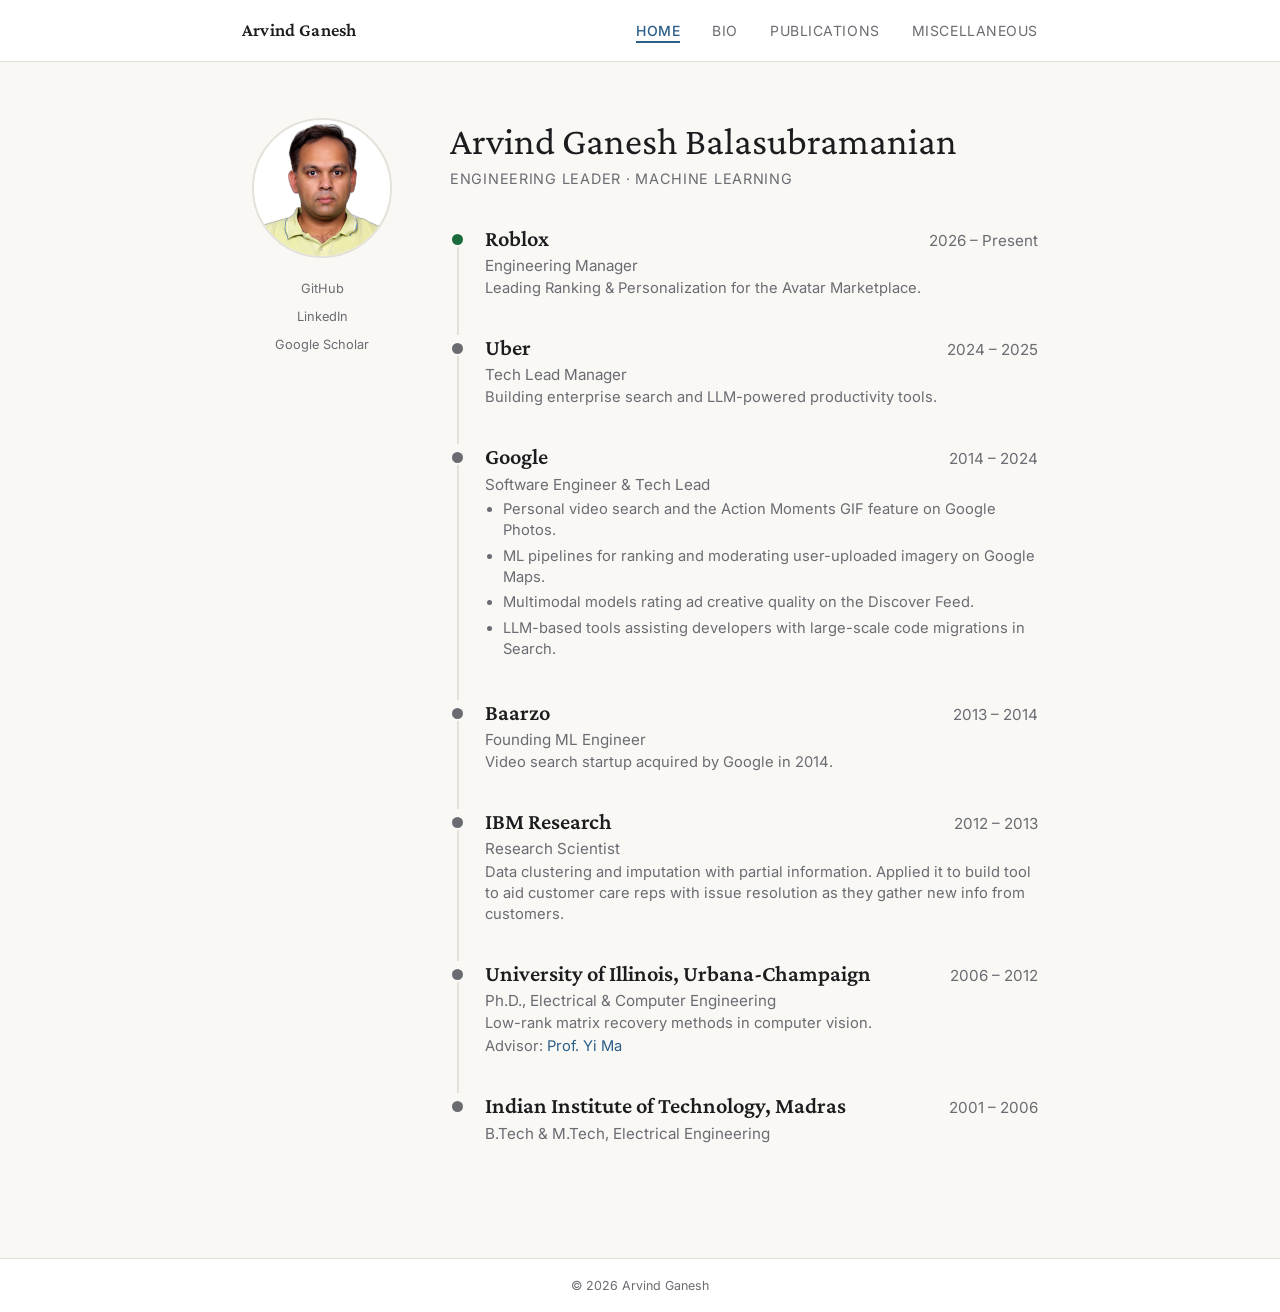
<file: index.html>
<!DOCTYPE html>
<html lang="en">
<head>
  <meta charset="UTF-8" />
  <meta name="viewport" content="width=device-width, initial-scale=1.0" />
  <meta name="color-scheme" content="light dark" />
  <title>Arvind Ganesh Balasubramanian — Engineering Manager & ML Researcher</title>
  <meta name="description" content="Arvind Ganesh Balasubramanian is an Engineering Manager at Roblox leading the Ranking and Personalization team for the Avatar Marketplace. Researcher and engineer with expertise in machine learning, computer vision, and applied AI. PhD from UIUC, Senior Member of the IEEE." />
  <link rel="canonical" href="https://aganba.github.io/" />

  <!-- Open Graph -->
  <meta property="og:type" content="profile" />
  <meta property="og:title" content="Arvind Ganesh Balasubramanian — Engineering Manager & ML Researcher" />
  <meta property="og:description" content="Arvind Ganesh Balasubramanian is an Engineering Manager at Roblox leading the Ranking and Personalization team for the Avatar Marketplace. Researcher and engineer with expertise in machine learning, computer vision, and applied AI. PhD from UIUC, Senior Member of the IEEE." />
  <meta property="og:url" content="https://aganba.github.io/" />
  <meta property="profile:first_name" content="Arvind Ganesh" />
  <meta property="profile:last_name" content="Balasubramanian" />

  <!-- Structured Data -->
  <script type="application/ld+json">
  {
    "@context": "https://schema.org",
    "@type": "Person",
    "name": "Arvind Ganesh Balasubramanian",
    "jobTitle": "Engineering Manager",
    "worksFor": {
      "@type": "Organization",
      "name": "Roblox"
    },
    "url": "https://aganba.github.io",
    "sameAs": [
      "https://www.linkedin.com/in/arvind-ganesh-balasubramanian/",
      "https://github.com/aganba",
      "https://scholar.google.com/citations?user=r6YTppEAAAAJ&hl=en"
    ],
    "alumniOf": [
      {
        "@type": "CollegeOrUniversity",
        "name": "University of Illinois, Urbana-Champaign"
      },
      {
        "@type": "CollegeOrUniversity",
        "name": "Indian Institute of Technology, Madras"
      }
    ]
  }
  </script>

  <link rel="stylesheet" href="styles.css?v=7" />
  <link rel="preconnect" href="https://fonts.googleapis.com" />
  <link rel="preconnect" href="https://fonts.gstatic.com" crossorigin />
  <link href="https://fonts.googleapis.com/css2?family=Crimson+Pro:ital,wght@0,300;0,400;0,600;1,400&family=Inter:wght@300;400;500&display=swap" rel="stylesheet" />
  <!-- Google tag (gtag.js) -->
  <script async src="https://www.googletagmanager.com/gtag/js?id=G-ZRF841CBS9"></script>
  <script>
    window.dataLayer = window.dataLayer || [];
    function gtag(){dataLayer.push(arguments);}
    gtag('js', new Date());

    gtag('config', 'G-ZRF841CBS9');
  </script>
</head>
<body>

  <nav id="navbar">
    <div class="nav-inner">
      <span class="nav-name">Arvind Ganesh</span>
      <ul class="nav-links">
        <li><a href="#" class="nav-link active" data-section="home">Home</a></li>
        <li><a href="#" class="nav-link" data-section="bio">Bio</a></li>
        <li><a href="#" class="nav-link" data-section="publications">Publications</a></li>
        <li><a href="#" class="nav-link" data-section="misc">Miscellaneous</a></li>
      </ul>
    </div>
  </nav>

  <main id="content">

    <!-- HOME -->
    <section id="home" class="page active">
      <div class="home-layout">
        <div class="avatar-col">
          <img src="mail+.jpg" alt="Arvind Ganesh Balasubramanian" class="avatar-img">
          <div class="contact-links">
            <a href="https://github.com/aganba" target="_blank" rel="noopener">GitHub</a>
            <a href="https://www.linkedin.com/in/arvind-ganesh-balasubramanian/" target="_blank" rel="noopener">LinkedIn</a>
            <a href="https://scholar.google.com/citations?user=r6YTppEAAAAJ&hl=en" target="_blank" rel="noopener">Google Scholar</a>
          </div>
        </div>
        <div class="bio-col">
          <h1>Arvind Ganesh Balasubramanian</h1>
          <p class="title-line">Engineering Leader &middot; Machine Learning</p>
          <div class="timeline">
            <ol class="timeline-list">
              <li class="timeline-item current">
                <span class="timeline-dot"></span>
                <div class="timeline-content">
                  <div class="timeline-head">
                    <span class="timeline-employer">Roblox</span>
                    <span class="timeline-dates">2026 &ndash; Present</span>
                  </div>
                  <span class="timeline-role">Engineering Manager</span>
                  <span class="timeline-desc">Leading Ranking &amp; Personalization for the Avatar Marketplace.</span>
                </div>
              </li>
              <li class="timeline-item">
                <span class="timeline-dot"></span>
                <div class="timeline-content">
                  <div class="timeline-head">
                    <span class="timeline-employer">Uber</span>
                    <span class="timeline-dates">2024 &ndash; 2025</span>
                  </div>
                  <span class="timeline-role">Tech Lead Manager</span>
                  <span class="timeline-desc">Building enterprise search and LLM-powered productivity tools.</span>
                </div>
              </li>
              <li class="timeline-item">
                <span class="timeline-dot"></span>
                <div class="timeline-content">
                  <div class="timeline-head">
                    <span class="timeline-employer">Google</span>
                    <span class="timeline-dates">2014 &ndash; 2024</span>
                  </div>
                  <span class="timeline-role">Software Engineer &amp; Tech Lead</span>
                  <ul class="timeline-sublist">
                    <li>Personal video search and the Action Moments GIF feature on Google Photos.</li>
                    <li>ML pipelines for ranking and moderating user-uploaded imagery on Google Maps.</li>
                    <li>Multimodal models rating ad creative quality on the Discover Feed.</li>
                    <li>LLM-based tools assisting developers with large-scale code migrations in Search.</li>
                  </ul>
                </div>
              </li>
              <li class="timeline-item">
                <span class="timeline-dot"></span>
                <div class="timeline-content">
                  <div class="timeline-head">
                    <span class="timeline-employer">Baarzo</span>
                    <span class="timeline-dates">2013 &ndash; 2014</span>
                  </div>
                  <span class="timeline-role">Founding ML Engineer</span>
                  <span class="timeline-desc">Video search startup acquired by Google in 2014.</span>
                </div>
              </li>
              <li class="timeline-item">
                <span class="timeline-dot"></span>
                <div class="timeline-content">
                  <div class="timeline-head">
                    <span class="timeline-employer">IBM Research</span>
                    <span class="timeline-dates">2012 &ndash; 2013</span>
                  </div>
                  <span class="timeline-role">Research Scientist</span>
                  <span class="timeline-desc">Data clustering and imputation with partial information. Applied it to build tool to aid customer care reps with issue resolution as they gather new info from customers.</span>
                </div>
              </li>
              <li class="timeline-item">
                <span class="timeline-dot"></span>
                <div class="timeline-content">
                  <div class="timeline-head">
                    <span class="timeline-employer">University of Illinois, Urbana-Champaign</span>
                    <span class="timeline-dates">2006 &ndash; 2012</span>
                  </div>
                  <span class="timeline-role">Ph.D., Electrical &amp; Computer Engineering</span>
                  <span class="timeline-desc">Low-rank matrix recovery methods in computer vision.</span>
                  <span class="timeline-desc">Advisor: <a href="https://people.eecs.berkeley.edu/~yima/" target="_blank" rel="noopener">Prof. Yi Ma</a></span>
                </div>
              </li>
              <li class="timeline-item">
                <span class="timeline-dot"></span>
                <div class="timeline-content">
                  <div class="timeline-head">
                    <span class="timeline-employer">Indian Institute of Technology, Madras</span>
                    <span class="timeline-dates">2001 &ndash; 2006</span>
                  </div>
                  <span class="timeline-role">B.Tech &amp; M.Tech, Electrical Engineering</span>
                </div>
              </li>
            </ol>
          </div>
        </div>
      </div>
    </section>

    <!-- BIO -->
    <section id="bio" class="page">
      <div class="page-inner">
          <p class="bio">
            Arvind Ganesh Balasubramanian is an Engineering Manager at Roblox, where he has led the Ranking and Personalization team for the Avatar Marketplace since January 2026.
          </p>
          <p class="bio">
            Arvind is an experienced engineering leader with deep expertise in machine learning, computer vision, and applied AI. He spent a decade at Google across a range of high-impact roles. He built ML pipelines for parsing and moderating user-uploaded imagery on Google Maps, developed multimodal models to assess ad creative quality on Discover Feed, and led the development of LLM-based tools to assist developers with large-scale code migrations. Earlier at Google, he worked on personal video search for Google Photos, deploying multiple models that significantly improved recall and grew query volume, and proposed the <a href="https://blog.google/products-and-platforms/products/photos/turn-frown-upside-down-suggested-rotations-and-more/" target="_blank" rel="noopener noreferrer">Action Moments</a> feature for capturing interesting moments from videos as shareable GIFs. Before joining Google, he was a founding engineer at <a href="https://www.linkedin.com/company/baarzo/" target="_blank" rel="noopener noreferrer">Baarzo</a>, a video search startup that was acquired by Google in 2014. He also spent a brief stint as a Tech Lead Manager at Uber, building enterprise search and LLM-powered productivity tools.
          </p>
          <p class="bio">
            Arvind holds a Ph.D. in Electrical and Computer Engineering from the <a href="https://illinois.edu" target="_blank" rel="noopener noreferrer">University of Illinois, Urbana-Champaign</a>, and a B.Tech &amp; M.Tech in Electrical Engineering from <a href="https://www.iitm.ac.in" target="_blank" rel="noopener noreferrer">IIT Madras</a>. His doctoral research on robust face recognition was <a href="https://www.wired.com/2008/03/engineers-test-highly-accurate-face-recognition/" target="_blank" rel="noopener noreferrer">featured in Wired</a> for achieving state-of-the-art recognition accuracy. He is a Senior Member of the IEEE and a named inventor on two US patents in the areas of video understanding and synthesis.
          </p>
      </div>
    </section>

    <!-- PUBLICATIONS -->
    <section id="publications" class="page">
      <div class="page-inner">
        <nav class="pub-subnav">
          <a href="#pub-patents">Patents</a>
          <a href="#pub-book-chapters">Book Chapters</a>
          <a href="#pub-thesis">Doctoral Thesis</a>
          <a href="#pub-journals">Journal Articles</a>
          <a href="#pub-conferences">Conference Papers</a>
        </nav>

        <!-- PATENTS -->
        <div class="pub-section" id="pub-patents">
          <h2 class="pub-section-title">Patents</h2>

          <div class="pub-year-group">
            <span class="year-label">2020</span>
            <div class="pub-list">
              <div class="pub-item">
                <div class="pub-header">
                  <a class="pub-title" href="https://patents.google.com/patent/US10740620B2/en" target="_blank" rel="noopener">Generating a Video Segment of an Action from a Video</a>
                </div>
                <p class="pub-authors">S. Vijayanarasimhan, A. Bienvenu, D. Ross, T. Novikoff, <strong>A. Balasubramanian</strong></p>
                <p class="pub-venue">US Patent No. 10,740,620 &middot; Filed 2017-10-12 &middot; Granted 2020-08-11 &middot; Assignee: Google LLC</p>
              </div>
            </div>
          </div>

          <div class="pub-year-group">
            <span class="year-label">2019</span>
            <div class="pub-list">
              <div class="pub-item">
                <div class="pub-header">
                  <a class="pub-title" href="https://patents.google.com/patent/US10410060B2/en" target="_blank" rel="noopener">Generating Synthesis Videos</a>
                </div>
                <p class="pub-authors"><strong>A. G. Balasubramanian</strong>, A. K. Kandoor, A. Raju</p>
                <p class="pub-venue">US Patent No. 10,410,060 &middot; Filed 2017-12-14 &middot; Granted 2019-09-10 &middot; Assignee: Google LLC</p>
              </div>
            </div>
          </div>
        </div><!-- /pub-section patents -->

        <!-- BOOK CHAPTERS -->
        <div class="pub-section" id="pub-book-chapters">
          <h2 class="pub-section-title">Book Chapters</h2>

          <div class="pub-year-group">
            <span class="year-label">2012</span>
            <div class="pub-list">
              <div class="pub-item">
                <a class="pub-title" href="https://www.cambridge.org/core/books/abs/compressed-sensing/face-recognition-by-sparse-representation/812FE3DB63AC2358CCD93CCFD19D47E2" target="_blank" rel="noopener">Face Recognition by Sparse Representation</a>
                <p class="pub-authors"><strong>A. Ganesh</strong>, A. Wagner, Z. Zhou, A. Yang, Y. Ma, J. Wright</p>
                <p class="pub-venue"><em>Compressed Sensing: Theory and Applications</em>, Cambridge University Press, 2012</p>
              </div>
            </div>
          </div>
        </div><!-- /pub-section book chapters -->

        <!-- DOCTORAL THESIS -->
        <div class="pub-section" id="pub-thesis">
          <h2 class="pub-section-title">Doctoral Thesis</h2>

          <div class="pub-year-group">
            <span class="year-label">2012</span>
            <div class="pub-list">
              <div class="pub-item">
                <a class="pub-title" href="https://www.ideals.illinois.edu/items/32194" target="_blank" rel="noopener">Applications of Low-Rank Matrix Recovery Methods in Computer Vision</a>
                <p class="pub-authors">University of Illinois, Urbana-Champaign</p>
                <p class="pub-venue">Thesis Advisor: <a href="https://people.eecs.berkeley.edu/~yima/" target="_blank" rel="noopener">Prof. Yi Ma</a></p>
                <p class="pub-venue">Thesis Committee: <a href="https://en.wikipedia.org/wiki/Thomas_Huang" target="_blank" rel="noopener">(Late) Prof. Thomas Huang</a>, <a href="https://ece.illinois.edu/about/directory/faculty/milenkov" target="_blank" rel="noopener">Prof. Olgica Milenkovic</a>, <a href="https://www.ece.ufl.edu/people/faculty/sean-meyn/" target="_blank" rel="noopener">Prof. Sean Meyn</a></p>
              </div>
            </div>
          </div>
        </div><!-- /pub-section doctoral thesis -->

        <!-- JOURNAL ARTICLES -->
        <div class="pub-section" id="pub-journals">
          <h2 class="pub-section-title">Journal Articles</h2>

          <div class="pub-year-group">
            <span class="year-label">2013</span>
            <div class="pub-list">
              <div class="pub-item">
                <div class="pub-header">
                  <a class="pub-title" href="https://scholar.google.com/citations?view_op=view_citation&hl=en&user=r6YTppEAAAAJ&citation_for_view=r6YTppEAAAAJ:4TOpqqG69KYC" target="_blank" rel="noopener">Fast &#8467;<sup>1</sup>-Minimization Algorithms for Robust Face Recognition</a>
                </div>
                <p class="pub-authors">A. Y. Yang, Z. Zhou, <strong>A. Ganesh</strong>, S. S. Sastry, Y. Ma</p>
                <p class="pub-venue"><em>IEEE Transactions on Image Processing</em>, vol. 22, pp. 3234&ndash;3246, 2013</p>
              </div>
              <div class="pub-item">
                <div class="pub-header">
                  <a class="pub-title" href="https://scholar.google.com/citations?view_op=view_citation&hl=en&user=r6YTppEAAAAJ&citation_for_view=r6YTppEAAAAJ:_FxGoFyzp5QC" target="_blank" rel="noopener">Compressive Principal Component Pursuit</a>
                </div>
                <p class="pub-authors">J. Wright, <strong>A. Ganesh</strong>, K. Min, Y. Ma</p>
                <p class="pub-venue"><em>Information and Inference: A Journal of the IMA</em>, vol. 2, pp. 32&ndash;68, 2013</p>
              </div>
            </div>
          </div>

          <div class="pub-year-group">
            <span class="year-label">2012</span>
            <div class="pub-list">
              <div class="pub-item">
                <div class="pub-header">
                  <a class="pub-title" href="https://scholar.google.com/citations?view_op=view_citation&hl=en&user=r6YTppEAAAAJ&citation_for_view=r6YTppEAAAAJ:d1gkVwhDpl0C" target="_blank" rel="noopener">RASL: Robust Alignment by Sparse and Low-Rank Decomposition for Linearly Correlated Images</a>
                </div>
                <p class="pub-authors">Y. Peng, <strong>A. Ganesh</strong>, J. Wright, W. Xu, Y. Ma</p>
                <p class="pub-venue"><em>IEEE Transactions on Pattern Analysis and Machine Intelligence</em>, vol. 34, pp. 2233&ndash;2246, 2012</p>
              </div>
              <div class="pub-item">
                <div class="pub-header">
                  <a class="pub-title" href="https://scholar.google.com/citations?view_op=view_citation&hl=en&user=r6YTppEAAAAJ&citation_for_view=r6YTppEAAAAJ:aqlVkmm33-oC" target="_blank" rel="noopener">TILT: Transform Invariant Low-Rank Textures</a>
                </div>
                <p class="pub-authors">Z. Zhang, <strong>A. Ganesh</strong>, X. Liang, Y. Ma</p>
                <p class="pub-venue"><em>International Journal of Computer Vision</em>, vol. 99, pp. 1&ndash;24, 2012</p>
              </div>
            </div>
          </div>

          <div class="pub-year-group">
            <span class="year-label">2011</span>
            <div class="pub-list">
              <div class="pub-item">
                <div class="pub-header">
                  <a class="pub-title" href="https://scholar.google.com/citations?view_op=view_citation&hl=en&user=r6YTppEAAAAJ&citation_for_view=r6YTppEAAAAJ:9yKSN-GCB0IC" target="_blank" rel="noopener">Toward a Practical Face Recognition System: Robust Alignment and Illumination by Sparse Representation</a>
                </div>
                <p class="pub-authors">A. Wagner, J. Wright, <strong>A. Ganesh</strong>, Z. Zhou, H. Mobahi, Y. Ma</p>
                <p class="pub-venue"><em>IEEE Transactions on Pattern Analysis and Machine Intelligence</em>, vol. 34, pp. 372&ndash;386, 2011</p>
              </div>
            </div>
          </div>

          <div class="pub-year-group">
            <span class="year-label">2008</span>
            <div class="pub-list">
              <div class="pub-item">
                <div class="pub-header">
                  <a class="pub-title" href="https://scholar.google.com/citations?view_op=view_citation&hl=en&user=r6YTppEAAAAJ&citation_for_view=r6YTppEAAAAJ:u5HHmVD_uO8C" target="_blank" rel="noopener">Robust Face Recognition via Sparse Representation</a>
                </div>
                <p class="pub-authors">J. Wright, A. Y. Yang, <strong>A. Ganesh</strong>, S. S. Sastry, Y. Ma</p>
                <p class="pub-venue"><em>IEEE Transactions on Pattern Analysis and Machine Intelligence</em>, vol. 31, pp. 210&ndash;227, 2008</p>
              </div>
            </div>
          </div>
        </div><!-- /pub-section journals -->

        <!-- CONFERENCE PAPERS -->
        <div class="pub-section" id="pub-conferences">
          <h2 class="pub-section-title">Conference Papers</h2>

          <div class="pub-year-group">
            <span class="year-label">2012</span>
            <div class="pub-list">
              <div class="pub-item">
                <div class="pub-header">
                  <a class="pub-title" href="https://scholar.google.com/citations?view_op=view_citation&hl=en&user=r6YTppEAAAAJ&citation_for_view=r6YTppEAAAAJ:qxL8FJ1GzNcC" target="_blank" rel="noopener">TILT: Transform Invariant Low-Rank Textures</a>
                </div>
                <p class="pub-authors">Z. Zhang, X. Liang, <strong>A. Ganesh</strong>, Y. Ma</p>
                <p class="pub-venue"><em>Asian Conference on Computer Vision (ACCV)</em>, 2010, pp. 314&ndash;328</p>
              </div>
              <div class="pub-item">
                <div class="pub-header">
                  <a class="pub-title" href="https://scholar.google.com/citations?view_op=view_citation&hl=en&user=r6YTppEAAAAJ&citation_for_view=r6YTppEAAAAJ:roLk4NBRz8UC" target="_blank" rel="noopener">Principal Component Pursuit with Reduced Linear Measurements</a>
                </div>
                <p class="pub-authors"><strong>A. Ganesh</strong>, K. Min, J. Wright, Y. Ma</p>
                <p class="pub-venue"><em>IEEE International Symposium on Information Theory (ISIT)</em>, 2012, pp. 1281&ndash;1285</p>
              </div>
            </div>
          </div>

          <div class="pub-year-group">
            <span class="year-label">2010</span>
            <div class="pub-list">
              <div class="pub-item">
                <div class="pub-header">
                  <a class="pub-title" href="https://scholar.google.com/citations?view_op=view_citation&hl=en&user=r6YTppEAAAAJ&citation_for_view=r6YTppEAAAAJ:M3ejUd6NZC8C" target="_blank" rel="noopener">Fast &#8467;<sup>1</sup>-Minimization Algorithms and an Application in Robust Face Recognition: A Review</a>
                </div>
                <p class="pub-authors">A. Y. Yang, S. S. Sastry, <strong>A. Ganesh</strong>, Y. Ma</p>
                <p class="pub-venue"><em>IEEE International Conference on Image Processing (ICIP)</em>, 2010, pp. 1849&ndash;1852</p>
              </div>
              <div class="pub-item">
                <div class="pub-header">
                  <a class="pub-title" href="https://scholar.google.com/citations?view_op=view_citation&hl=en&user=r6YTppEAAAAJ&citation_for_view=r6YTppEAAAAJ:YsMSGLbcyi4C" target="_blank" rel="noopener">Robust Photometric Stereo via Low-Rank Matrix Completion and Recovery</a>
                </div>
                <p class="pub-authors">L. Wu, <strong>A. Ganesh</strong>, B. Shi, Y. Matsushita, Y. Wang, Y. Ma</p>
                <p class="pub-venue"><em>Asian Conference on Computer Vision (ACCV)</em>, 2010, pp. 703&ndash;717</p>
              </div>
              <div class="pub-item">
                <div class="pub-header">
                  <a class="pub-title" href="https://scholar.google.com/citations?view_op=view_citation&hl=en&user=r6YTppEAAAAJ&citation_for_view=r6YTppEAAAAJ:Tyk-4Ss8FVUC" target="_blank" rel="noopener">Dense Error Correction for Low-Rank Matrices via Principal Component Pursuit</a>
                </div>
                <p class="pub-authors"><strong>A. Ganesh</strong>, J. Wright, X. Li, E. J. Candes, Y. Ma</p>
                <p class="pub-venue"><em>IEEE International Symposium on Information Theory (ISIT)</em>, 2010, pp. 1513&ndash;1517</p>
              </div>
            </div>
          </div>

          <div class="pub-year-group">
            <span class="year-label">2009</span>
            <div class="pub-list">
              <div class="pub-item">
                <div class="pub-header">
                  <a class="pub-title" href="https://scholar.google.com/citations?view_op=view_citation&hl=en&user=r6YTppEAAAAJ&citation_for_view=r6YTppEAAAAJ:u-x6o8ySG0sC" target="_blank" rel="noopener">Robust Principal Component Analysis: Exact Recovery of Corrupted Low-Rank Matrices via Convex Optimization</a>
                </div>
                <p class="pub-authors">J. Wright, <strong>A. Ganesh</strong>, S. Rao, Y. Peng, Y. Ma</p>
                <p class="pub-venue"><em>Advances in Neural Information Processing Systems (NeurIPS)</em>, vol. 22, 2009</p>
              </div>
              <div class="pub-item">
                <div class="pub-header">
                  <a class="pub-title" href="https://scholar.google.com/citations?view_op=view_citation&hl=en&user=r6YTppEAAAAJ&citation_for_view=r6YTppEAAAAJ:Y0pCki6q_DkC" target="_blank" rel="noopener">Fast Algorithms for Recovering a Corrupted Low-Rank Matrix</a>
                </div>
                <p class="pub-authors"><strong>A. Ganesh</strong>, Z. Lin, J. Wright, L. Wu, M. Chen, Y. Ma</p>
                <p class="pub-venue"><em>IEEE International Workshop on Computational Advances in Multi-Sensor Adaptive Processing (CAMSAP)</em>, 2009, pp. 213&ndash;216</p>
              </div>
              <div class="pub-item">
                <div class="pub-header">
                  <a class="pub-title" href="https://scholar.google.com/citations?view_op=view_citation&hl=en&user=r6YTppEAAAAJ&citation_for_view=r6YTppEAAAAJ:W7OEmFMy1HYC" target="_blank" rel="noopener">Separation of a Subspace-Sparse Signal: Algorithms and Conditions</a>
                </div>
                <p class="pub-authors"><strong>A. Ganesh</strong>, Z. Zhou, Y. Ma</p>
                <p class="pub-venue"><em>IEEE International Conference on Acoustics, Speech and Signal Processing (ICASSP)</em>, 2009, pp. 3141&ndash;3144</p>
              </div>
            </div>
          </div>

          <div class="pub-year-group">
            <span class="year-label">2008</span>
            <div class="pub-list">
              <div class="pub-item">
                <div class="pub-header">
                  <a class="pub-title" href="https://scholar.google.com/citations?view_op=view_citation&hl=en&user=r6YTppEAAAAJ&citation_for_view=r6YTppEAAAAJ:WF5omc3nYNoC" target="_blank" rel="noopener">Nearest-Subspace Patch Matching for Face Recognition Under Varying Pose and Illumination</a>
                </div>
                <p class="pub-authors">Z. Zhou, <strong>A. Ganesh</strong>, J. Wright, S.-F. Tsai, Y. Ma</p>
                <p class="pub-venue"><em>IEEE International Conference on Automatic Face &amp; Gesture Recognition (FG)</em>, 2008, pp. 1&ndash;8</p>
              </div>
            </div>
          </div>
        </div><!-- /pub-section conferences -->


      </div>
    </section>

    <!-- MISCELLANEOUS -->
    <section id="misc" class="page">
      <div class="page-inner">
        <div class="pub-list">
          <div class="pub-item">
            <div class="pub-header">
              <a class="pub-title misc-title" href="https://aganba.github.io/vedic-chart/" target="_blank" rel="noopener">Vedic Calendar</a>
            </div>
            <p class="pub-venue">A free, in-browser Hindu calendar with daily panchanga, festival dates and puja timings, eclipses, auspicious muhurthams and Vedic birth charts, in English and Tamil.</p>
          </div>
        </div>
      </div>
    </section>

  </main>

  <footer id="footer">
    <p>&copy; 2026 Arvind Ganesh</p>
  </footer>

  <script src="script.js"></script>
</body>
</html>
</file>
<file: styles.css>
/* ── Reset & base ───────────────────────────────────────────── */
*, *::before, *::after { box-sizing: border-box; margin: 0; padding: 0; }

:root {
  --nav-h: 62px;
  --bg: #f9f8f5;
  --surface: #ffffff;
  --border: #e4e1da;
  --text: #1c1c1e;
  --text-muted: #6b6b72;
  --accent: #2c5f8a;
  --accent-light: #d6e6f5;
  --granted: #1a6b3c;
  --granted-bg: #e6f4ed;
  --pending: #7a4f00;
  --pending-bg: #fdf3dc;
  --font-serif: 'Crimson Pro', Georgia, serif;
  --font-sans: 'Inter', system-ui, sans-serif;
}

/* ── Dark mode (follows system setting) ──────────────────────── */
@media (prefers-color-scheme: dark) {
  :root {
    --bg: #17161b;
    --surface: #1f1e24;
    --border: #35333d;
    --text: #e8e6e1;
    --text-muted: #a1a0a9;
    --accent: #6fa8d6;
    --accent-light: #223549;
    --granted: #4fbb7f;
    --granted-bg: #16311f;
    --pending: #d6a94f;
    --pending-bg: #33280f;
  }
  /* keep hover-fill text readable against the lighter accent */
  .pub-links a:hover { color: #10161d; }
}

html { scroll-behavior: smooth; }

body {
  font-family: var(--font-sans);
  font-size: 16px;
  line-height: 1.7;
  color: var(--text);
  background: var(--bg);
}

a {
  color: var(--accent);
  text-decoration: none;
}
a:hover { text-decoration: underline; }

/* ── Navbar ─────────────────────────────────────────────────── */
#navbar {
  position: fixed;
  top: 0;
  left: 0;
  right: 0;
  height: var(--nav-h);
  background: var(--surface);
  border-bottom: 1px solid var(--border);
  z-index: 100;
}

.nav-inner {
  max-width: 860px;
  margin: 0 auto;
  height: 100%;
  display: flex;
  align-items: center;
  justify-content: space-between;
  padding: 0 2rem;
}

.nav-name {
  font-family: var(--font-serif);
  font-size: 1.15rem;
  font-weight: 600;
  letter-spacing: 0.01em;
  color: var(--text);
}

.nav-links {
  list-style: none;
  display: flex;
  gap: 2rem;
}

.nav-link {
  font-size: 0.875rem;
  font-weight: 400;
  letter-spacing: 0.04em;
  text-transform: uppercase;
  color: var(--text-muted);
  transition: color 0.2s;
}
.nav-link:hover,
.nav-link.active {
  color: var(--accent);
  text-decoration: none;
}
.nav-link.active {
  font-weight: 500;
  border-bottom: 2px solid var(--accent);
  padding-bottom: 2px;
}

/* ── Sections ───────────────────────────────────────────────── */
#content {
  margin-top: var(--nav-h);
  min-height: calc(100vh - var(--nav-h) - 48px);
}

.page {
  display: none;
  padding: 3.5rem 2rem 5rem;
  max-width: 860px;
  margin: 0 auto;
}
.page.active { display: block; }

/* ── Home layout ─────────────────────────────────────────────── */
.home-layout {
  display: flex;
  gap: 3rem;
  align-items: flex-start;
}

.avatar-col {
  flex-shrink: 0;
  display: flex;
  flex-direction: column;
  align-items: center;
  gap: 1.25rem;
  width: 160px;
}

.avatar-placeholder {
  width: 140px;
  height: 140px;
  border-radius: 50%;
  background: var(--accent-light);
  color: var(--accent);
  font-family: var(--font-serif);
  font-size: 2rem;
  font-weight: 600;
  display: flex;
  align-items: center;
  justify-content: center;
  border: 2px solid var(--border);
}

.avatar-img {
  width: 140px;
  height: 140px;
  border-radius: 50%;
  object-fit: cover;
  object-position: center 15%;
  border: 2px solid var(--border);
}

.contact-links {
  display: flex;
  flex-direction: column;
  gap: 0.4rem;
  text-align: center;
  font-size: 0.8rem;
}
.contact-links a { color: var(--text-muted); }
.contact-links a:hover { color: var(--accent); }

/* ── Bio ─────────────────────────────────────────────────────── */
.bio-col h1 {
  font-family: var(--font-serif);
  font-size: 2.4rem;
  font-weight: 400;
  line-height: 1.2;
  margin-bottom: 0.2rem;
}

.title-line {
  color: var(--text-muted);
  font-size: 0.9rem;
  letter-spacing: 0.05em;
  text-transform: uppercase;
  margin-bottom: 1.4rem;
}

.bio {
  color: var(--text);
  font-size: 0.975rem;
  margin-bottom: 1rem;
}

.interests {
  margin-top: 1.8rem;
}
.interests h2 {
  font-family: var(--font-serif);
  font-size: 1.2rem;
  font-weight: 600;
  margin-bottom: 0.6rem;
  color: var(--text);
}
.interests ul {
  list-style: none;
  padding: 0;
}
.interests ul li {
  font-size: 0.95rem;
  color: var(--text);
  padding: 0.25rem 0;
  padding-left: 1rem;
  border-left: 2px solid var(--accent-light);
  margin-bottom: 0.4rem;
}

/* ── Page inner (Publications / Patents) ─────────────────────── */
.page-inner h1 {
  font-family: var(--font-serif);
  font-size: 2rem;
  font-weight: 400;
  margin-bottom: 0.5rem;
}

.section-intro {
  font-size: 0.9rem;
  color: var(--text-muted);
  margin-bottom: 2.5rem;
}

/* ── Publications ─────────────────────────────────────────────── */
.pub-subnav {
  display: flex;
  flex-wrap: wrap;
  gap: 0;
  position: sticky;
  top: var(--nav-h);
  z-index: 10;
  background: var(--bg);
  border-bottom: 1px solid var(--border);
  padding: 0.5rem 0 0;
  margin-bottom: 1.75rem;
}

.pub-subnav a {
  font-size: 0.9rem;
  font-weight: 500;
  color: var(--text-muted);
  text-decoration: none;
  padding: 0.4rem 0;
  margin-right: 1.5rem;
  border-bottom: 2px solid transparent;
  transition: color 0.15s, border-color 0.15s;
}

.pub-subnav a:hover {
  color: var(--accent);
  border-bottom-color: var(--accent);
}

.pub-section {
  margin-bottom: 2.5rem;
  scroll-margin-top: calc(var(--nav-h) + 4rem);
}

.pub-section-title {
  font-family: var(--font-serif);
  font-size: 1.3rem;
  font-weight: 600;
  color: var(--text);
  margin-bottom: 1.5rem;
  padding-bottom: 0.4rem;
  border-bottom: 2px solid var(--accent-light);
}

.pub-year-group {
  display: flex;
  gap: 2.5rem;
  margin-bottom: 2rem;
  padding-bottom: 2rem;
  border-bottom: 1px solid var(--border);
}
.pub-year-group:last-child {
  border-bottom: none;
  margin-bottom: 0;
  padding-bottom: 0;
}

.year-label {
  flex-shrink: 0;
  font-family: var(--font-serif);
  font-size: 1.05rem;
  font-weight: 600;
  color: var(--text-muted);
  width: 48px;
  padding-top: 0.15rem;
}

.pub-list {
  flex: 1;
  display: flex;
  flex-direction: column;
  gap: 1.6rem;
}

.pub-header {
  display: flex;
  align-items: baseline;
  gap: 0.75rem;
  flex-wrap: wrap;
  margin-bottom: 0.2rem;
}

a.pub-title {
  font-family: var(--font-serif);
  font-size: 1.08rem;
  font-weight: 600;
  color: var(--text);
  line-height: 1.4;
  text-decoration: none;
}
a.pub-title.misc-title {
  font-size: 1.5rem;
  font-weight: 600;
  color: var(--accent);
}
a.pub-title:hover {
  color: var(--accent);
  text-decoration: none;
}

.cite-badge {
  flex-shrink: 0;
  font-size: 0.72rem;
  font-weight: 500;
  letter-spacing: 0.03em;
  color: var(--accent);
  background: var(--accent-light);
  padding: 0.15rem 0.55rem;
  border-radius: 3px;
  white-space: nowrap;
}

.pub-authors {
  font-size: 0.875rem;
  color: var(--text-muted);
  margin-bottom: 0.15rem;
}

.pub-venue {
  font-size: 0.875rem;
  color: var(--text-muted);
}

.pub-links {
  display: flex;
  gap: 0.75rem;
  margin-top: 0.4rem;
}
.pub-links a {
  font-size: 0.78rem;
  font-weight: 500;
  letter-spacing: 0.03em;
  color: var(--accent);
  background: var(--accent-light);
  padding: 0.2rem 0.65rem;
  border-radius: 3px;
  text-transform: uppercase;
}
.pub-links a:hover {
  background: var(--accent);
  color: #fff;
  text-decoration: none;
}

/* ── Patents ─────────────────────────────────────────────────── */
.patent-list {
  display: flex;
  flex-direction: column;
  gap: 0;
}

.patent-item {
  padding: 1.75rem 0;
  border-bottom: 1px solid var(--border);
}
.patent-item:first-child { border-top: 1px solid var(--border); }

.patent-title {
  font-family: var(--font-serif);
  font-size: 1.15rem;
  font-weight: 600;
  color: var(--text);
  margin-bottom: 0.3rem;
  line-height: 1.4;
}

.patent-meta {
  font-size: 0.875rem;
  color: var(--text-muted);
  margin-bottom: 0.25rem;
}

.patent-status {
  display: inline-block;
  font-size: 0.72rem;
  font-weight: 500;
  letter-spacing: 0.05em;
  text-transform: uppercase;
  padding: 0.15rem 0.5rem;
  border-radius: 3px;
}
.patent-status.granted {
  color: var(--granted);
  background: var(--granted-bg);
}
.patent-status.pending {
  color: var(--pending);
  background: var(--pending-bg);
}

.patent-number {
  font-size: 0.8rem;
  color: var(--text-muted);
  margin-bottom: 0.5rem;
  font-family: var(--font-sans);
}

.patent-desc {
  font-size: 0.9rem;
  color: var(--text);
}

/* ── Experience timeline ─────────────────────────────────────── */
.timeline {
  margin-top: 2.2rem;
}

.timeline-heading {
  font-family: var(--font-serif);
  font-size: 1.2rem;
  font-weight: 600;
  color: var(--text);
  margin-bottom: 1.2rem;
}

.timeline-list {
  list-style: none;
  padding: 0;
  margin: 0;
}

.timeline-item {
  position: relative;
  padding-left: 1.85rem;
  padding-bottom: 1.5rem;
}
.timeline-item:last-child {
  padding-bottom: 0;
}

/* connecting line from this dot to the next */
.timeline-item::before {
  content: "";
  position: absolute;
  left: 5px;
  top: 0.55rem;
  bottom: -0.1rem;
  width: 2px;
  background: var(--border);
}
.timeline-item:last-child::before {
  display: none;
}

.timeline-dot {
  position: absolute;
  left: 0;
  top: 0.4rem;
  width: 12px;
  height: 12px;
  border-radius: 50%;
  background: var(--text-muted);
  border: 2px solid var(--bg);
  z-index: 1;
}

.timeline-item.current .timeline-dot {
  background: var(--granted);
  animation: timeline-pulse 1.8s ease-in-out infinite;
}

@keyframes timeline-pulse {
  0%   { box-shadow: 0 0 0 0 rgba(26, 107, 60, 0.5); }
  70%  { box-shadow: 0 0 0 7px rgba(26, 107, 60, 0); }
  100% { box-shadow: 0 0 0 0 rgba(26, 107, 60, 0); }
}

@media (prefers-reduced-motion: reduce) {
  .timeline-item.current .timeline-dot { animation: none; }
}

.timeline-head {
  display: flex;
  align-items: baseline;
  justify-content: space-between;
  gap: 0.75rem;
  flex-wrap: wrap;
}

.timeline-employer {
  font-family: var(--font-serif);
  font-size: 1.05rem;
  font-weight: 600;
  color: var(--text);
  line-height: 1.3;
}

.timeline-dates {
  font-size: 0.8rem;
  font-weight: 400;
  color: var(--text-muted);
  white-space: nowrap;
}

.timeline-role {
  display: block;
  font-size: 0.85rem;
  font-weight: 400;
  color: var(--text-muted);
  line-height: 1.35;
  margin-top: 0.05rem;
}

.timeline-desc {
  display: block;
  font-size: 0.85rem;
  color: var(--text-muted);
  line-height: 1.45;
  margin-top: 0.1rem;
}

.timeline-sublist {
  list-style: disc;
  margin: 0.25rem 0 0;
  padding-left: 1.1rem;
}
.timeline-sublist li {
  font-size: 0.85rem;
  color: var(--text-muted);
  line-height: 1.45;
  margin-bottom: 0.15rem;
}
.timeline-sublist li:last-child {
  margin-bottom: 0;
}

/* ── Home timeline (enlarged: sole content on homepage) ──────── */
#home .timeline {
  margin-top: 2rem;
}
#home .timeline-item {
  padding-left: 2.2rem;
  padding-bottom: 2.1rem;
}
#home .timeline-dot {
  width: 15px;
  height: 15px;
  top: 0.5rem;
}
#home .timeline-item::before {
  left: 6.5px;
  top: 0.7rem;
}
#home .timeline-employer {
  font-size: 1.4rem;
}
#home .timeline-dates {
  font-size: 0.95rem;
}
#home .timeline-role {
  font-size: 0.95rem;
  margin-top: 0.15rem;
}
#home .timeline-desc {
  font-size: 0.92rem;
}
#home .timeline-sublist li {
  font-size: 0.92rem;
  margin-bottom: 0.25rem;
}

/* ── Footer ─────────────────────────────────────────────────── */
#footer {
  text-align: center;
  padding: 1rem;
  font-size: 0.78rem;
  color: var(--text-muted);
  border-top: 1px solid var(--border);
  background: var(--surface);
}

/* ── Responsive ─────────────────────────────────────────────── */
@media (max-width: 620px) {
  .home-layout {
    flex-direction: column;
    align-items: center;
  }
  .avatar-col { width: auto; }
  .bio-col h1 { font-size: 1.9rem; }
  .pub-year-group { flex-direction: column; gap: 1rem; }
  .nav-name { display: none; }
  .nav-inner { padding: 0 1rem; justify-content: center; }
  .nav-links { gap: 1.1rem; }
  .nav-link { font-size: 0.8rem; letter-spacing: 0.02em; }
}
</file>
